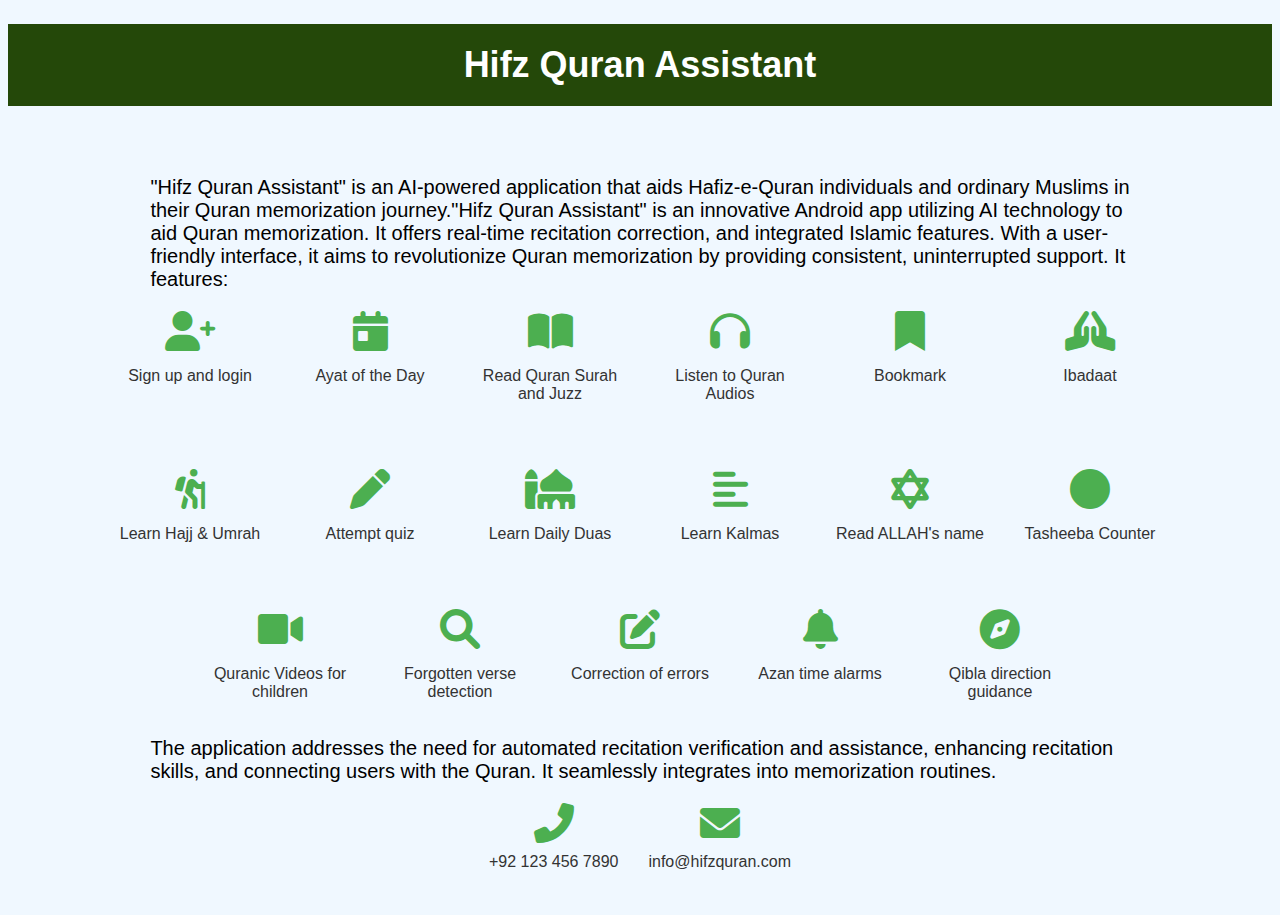
<file: Web_Admin/aboutaction.html>
<!DOCTYPE html>
<html lang="ur">
<head>
    <meta charset="UTF-8">
    <meta name="viewport" content="width=device-width, initial-scale=1.0">
    <title>About Us - Hifz Quran Assistant</title>
    <link href="https://cdnjs.cloudflare.com/ajax/libs/font-awesome/6.0.0-beta3/css/all.min.css" rel="stylesheet"> <!-- Font Awesome link -->
    <style>
        body {
            font-family: Arial, sans-serif;
            background-color: #f0f8ff;
            color: #333;
            text-align: center;
        }

        h1 {
            background-color: #244809;
            color: white;
            padding: 20px;
            font-size: 36px;
        }

        .content {
            padding: 20px;
            margin-top: 50px;
        }

        .about-us {
            font-size: 20px;
            color: black;
            margin-top: 20px;
            text-align: left;
            margin: 0 auto;
            width: 80%;
        }

        .about-us p {
            font-size: 18px;
            line-height: 1.8;
        }

        .features {
            display: flex;
            flex-wrap: wrap;
            justify-content: center;
            gap: 30px;
            margin-top: 20px;
        }

        .feature-item {
            text-align: center;
            font-size: 16px;
            width: 150px;
            margin-bottom: 20px;
        }

        .feature-item i {
            font-size: 40px;
            color: #4CAF50;
        }

        .icons {
            margin-top: 20px;
            display: flex;
            justify-content: center;
            gap: 30px;
        }

        .icons div {
            text-align: center;
        }

        .icons i {
            font-size: 40px;
            color: #4CAF50;
        }

        .icons p {
            margin-top: 10px;
        }
    </style>
</head>
<body>

    <h1>Hifz Quran Assistant</h1>

    <div class="content">
        <p class="about-us">
            "Hifz Quran Assistant" is an AI-powered application that aids Hafiz-e-Quran individuals and ordinary Muslims in their Quran memorization journey."Hifz Quran Assistant" is an innovative Android app utilizing AI technology to aid Quran 
memorization. It offers real-time recitation correction, and integrated Islamic features. With a user-friendly interface, it aims to revolutionize Quran memorization by providing consistent, 
uninterrupted support.  It features:
        </p>

        <div class="features">
            <div class="feature-item">
                <i class="fas fa-user-plus"></i>
                <p>Sign up and login</p>
            </div>
            <div class="feature-item">
                <i class="fas fa-calendar-day"></i>
                <p>Ayat of the Day</p>
            </div>
            <div class="feature-item">
                <i class="fas fa-book-open"></i>
                <p>Read Quran Surah and Juzz</p>
            </div>
            <div class="feature-item">
                <i class="fas fa-headphones"></i>
                <p>Listen to Quran Audios</p>
            </div>
            <div class="feature-item">
                <i class="fas fa-bookmark"></i>
                <p>Bookmark</p>
            </div>
            <div class="feature-item">
                <i class="fas fa-praying-hands"></i>
                <p>Ibadaat</p>
            </div>
            <div class="feature-item">
                <i class="fas fa-hiking"></i>
                <p>Learn Hajj & Umrah</p>
            </div>
            <div class="feature-item">
                <i class="fas fa-pen"></i>
                <p>Attempt quiz</p>
            </div>
            <div class="feature-item">
                <i class="fas fa-mosque"></i>
                <p>Learn Daily Duas</p>
            </div>
            <div class="feature-item">
                <i class="fas fa-align-left"></i>
                <p>Learn Kalmas</p>
            </div>
            <div class="feature-item">
                <i class="fas fa-star-of-david"></i>
                <p>Read ALLAH's name</p>
            </div>
            <div class="feature-item">
                <i class="fas fa-circle"></i>
                <p>Tasheeba Counter</p>
            </div>
            <div class="feature-item">
                <i class="fas fa-video"></i>
                <p>Quranic Videos for children</p>
            </div>
            <div class="feature-item">
                <i class="fas fa-search"></i>
                <p>Forgotten verse detection</p>
            </div>
            <div class="feature-item">
                <i class="fas fa-edit"></i>
                <p>Correction of errors</p>
            </div>
            <div class="feature-item">
                <i class="fas fa-bell"></i>
                <p>Azan time alarms</p>
            </div>
            <div class="feature-item">
                <i class="fas fa-compass"></i>
                <p>Qibla direction guidance</p>
            </div>
        </div>

        <p class="about-us">
            The application addresses the need for automated recitation verification and assistance, enhancing recitation skills, and connecting users with the Quran. It seamlessly integrates into memorization routines.
        </p>

        <div class="icons">
            <div>
                <i class="fas fa-phone-alt"></i> <!-- Phone icon from Font Awesome -->
                <p>+92 123 456 7890</p>
            </div>
            <div>
                <i class="fas fa-envelope"></i> <!-- Email icon from Font Awesome -->
                <p>info@hifzquran.com</p>
            </div>
        </div>
    </div>

</body>
</html>
</file>
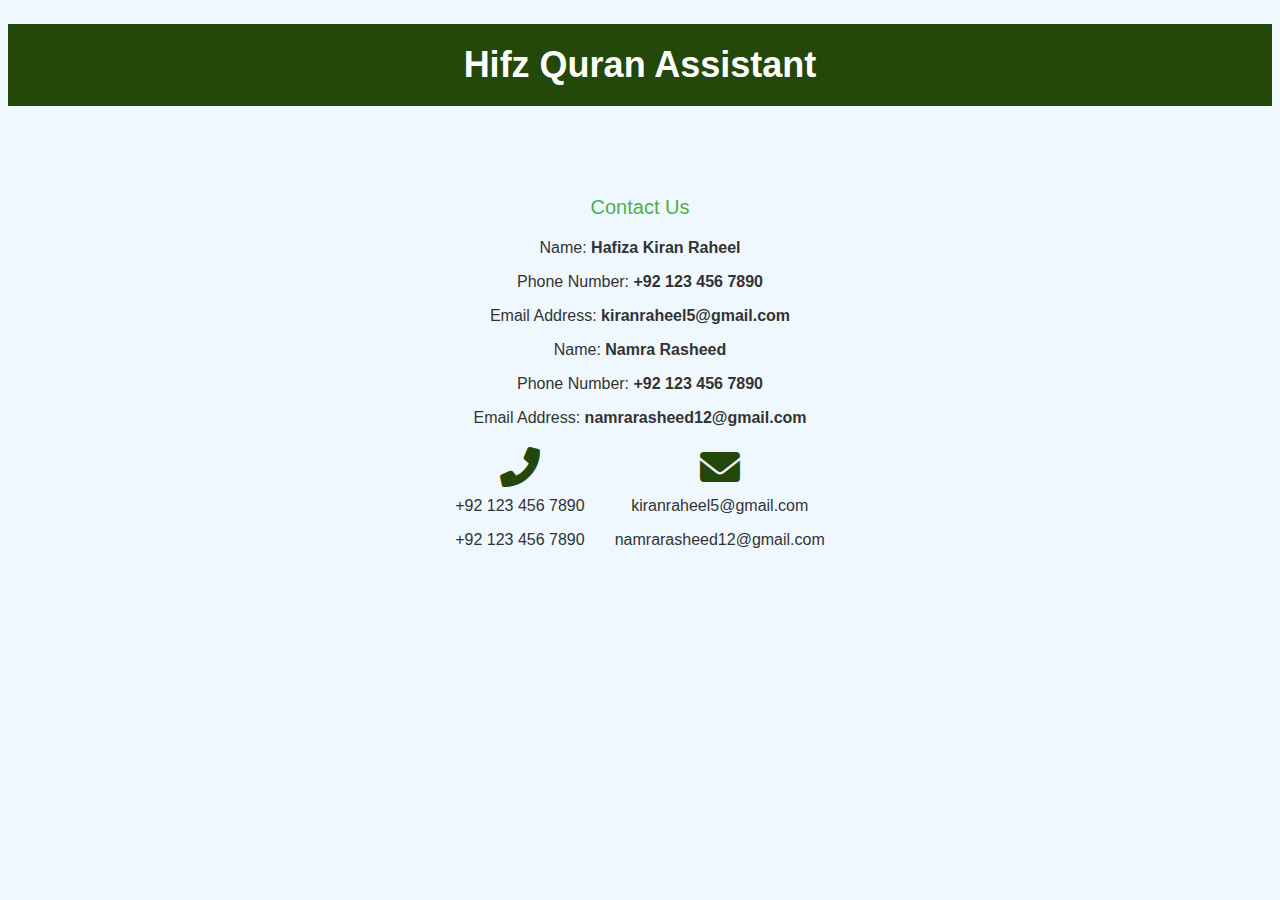
<file: Web_Admin/contactaction.html>
<!DOCTYPE html>
<html lang="ur">
<head>
    <meta charset="UTF-8">
    <meta name="viewport" content="width=device-width, initial-scale=1.0">
    <title>Hifz Quran Assistant</title>
    <link href="https://cdnjs.cloudflare.com/ajax/libs/font-awesome/6.0.0-beta3/css/all.min.css" rel="stylesheet"> <!-- Font Awesome link -->
    <style>
        body {
            font-family: Arial, sans-serif;
            background-color: #f0f8ff;
            color: #333;
            text-align: center;
        }

        h1 {
            background-color: #244809;
            color: white;
            padding: 20px;
            font-size: 36px;
        }

        .content {
            padding: 20px;
            margin-top: 50px;
        }

        .contact {
            font-size: 20px;
            color: #4CAF50;
            margin-top: 20px;
        }

        .contact-info {
            margin-top: 20px;
        }

        .contact-info p {
            font-size: 16px;
        }

        .icons {
            margin-top: 20px;
            display: flex;
            justify-content: center;
            gap: 30px;
        }

        .icons div {
            text-align: center;
        }

        .icons i {
            font-size: 40px;
            color: #244809;
        }

        .icons p {
            margin-top: 10px;
        }
    </style>
</head>
<body>

    <h1>Hifz Quran Assistant</h1>

    <div class="content">
        <p class="contact">Contact Us</p>

        <div class="contact-info">
            <p>Name: <span style="font-weight: bold;">Hafiza Kiran Raheel</span></p>
            <p>Phone Number: <span style="font-weight: bold;">+92 123 456 7890</span></p>
            <p>Email Address: <span style="font-weight: bold;">kiranraheel5@gmail.com</span></p>
            <p>Name: <span style="font-weight: bold;">Namra Rasheed</span></p>
            <p>Phone Number: <span style="font-weight: bold;">+92 123 456 7890</span></p>
            <p>Email Address: <span style="font-weight: bold;">namrarasheed12@gmail.com</span></p>

        </div>

        <div class="icons">
            <div>
                <i class="fas fa-phone-alt"></i> <!-- Phone icon from Font Awesome -->
                <p>+92 123 456 7890</p>
                <p>+92 123 456 7890</p>
            </div>
            <div>
                <i class="fas fa-envelope"></i> <!-- Email icon from Font Awesome -->
                <p>kiranraheel5@gmail.com</p>
                <p>namrarasheed12@gmail.com</p>
            </div>
        </div>
    </div>

</body>
</html>
</file>
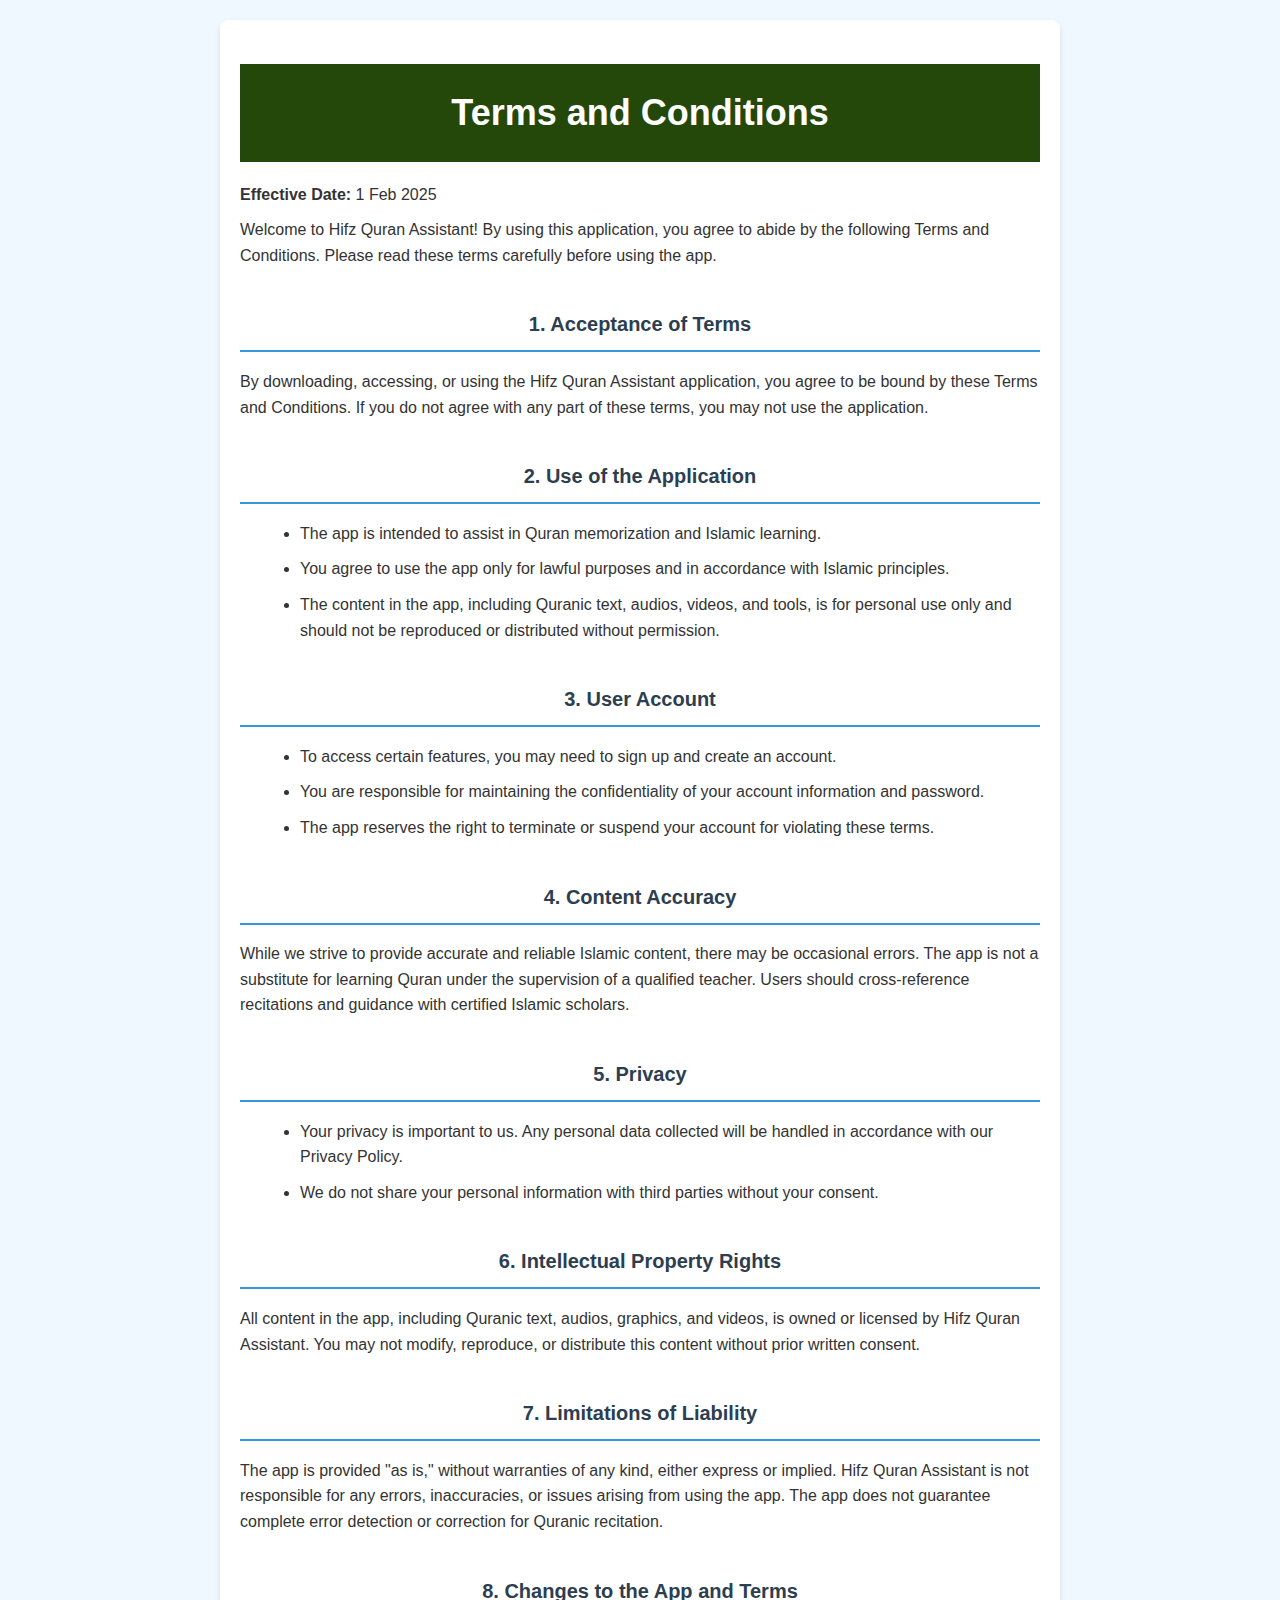
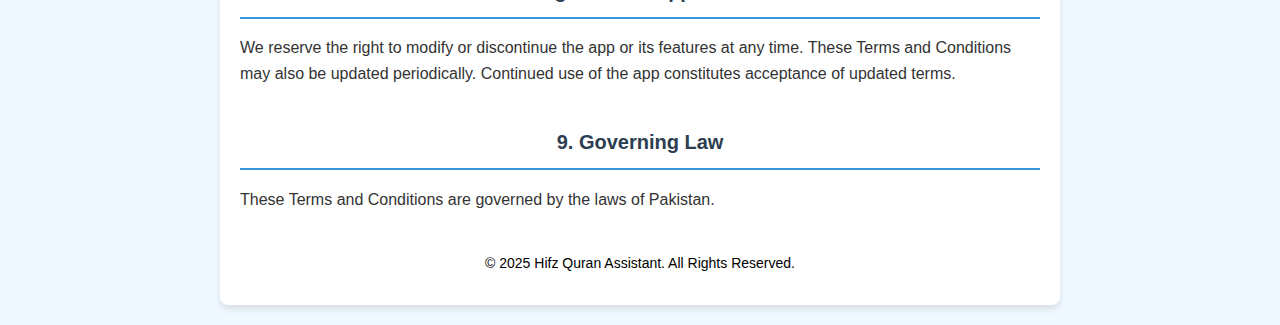
<file: Web_Admin/termaction.html>
<!DOCTYPE html>
<html lang="en">
<head>
    <meta charset="UTF-8">
    <meta name="viewport" content="width=device-width, initial-scale=1.0">
    <title>Terms and Conditions - Hifz Quran Assistant</title>
    <style>
        body {
            font-family: Arial, sans-serif;
            margin: 0;
            padding: 0;
            line-height: 1.6;
            background-color: #f0f8ff;
            color: #333;
        }

        .container {
            max-width: 800px;
            margin: 20px auto;
            padding: 20px;
            background: #fff;
            border-radius: 8px;
            box-shadow: 0 4px 6px rgba(0, 0, 0, 0.1);
        }
        
        
         h1 {
            background-color: #244809;
            color: white;
            padding: 20px;
            font-size: 36px;
            text-align: center;
        }

        h2 {
            color: #2c3e50;
            text-align: center;
        }

        h1 {
            margin-bottom: 20px;
        }

        h2 {
            margin-top: 40px;
            font-size: 20px;
            border-bottom: 2px solid #3498db;
            padding-bottom: 10px;
        }

        p {
            margin: 10px 0;
        }

        ul {
            margin: 10px 0 20px 20px;
        }

        ul li {
            margin-bottom: 10px;
        }

        a {
            color: #3498db;
            text-decoration: none;
        }

        a:hover {
            text-decoration: underline;
        }

        footer {
            margin-top: 40px;
            text-align: center;
            font-size: 14px;
            color: black;
        }
    </style>
</head>
<body>
    <div class="container">
        <h1>Terms and Conditions</h1>
        <p><strong>Effective Date:</strong> 1 Feb 2025</p>

        <p>Welcome to Hifz Quran Assistant! By using this application, you agree to abide by the following Terms and Conditions. Please read these terms carefully before using the app.</p>

        <h2>1. Acceptance of Terms</h2>
        <p>By downloading, accessing, or using the Hifz Quran Assistant application, you agree to be bound by these Terms and Conditions. If you do not agree with any part of these terms, you may not use the application.</p>

        <h2>2. Use of the Application</h2>
        <ul>
            <li>The app is intended to assist in Quran memorization and Islamic learning.</li>
            <li>You agree to use the app only for lawful purposes and in accordance with Islamic principles.</li>
            <li>The content in the app, including Quranic text, audios, videos, and tools, is for personal use only and should not be reproduced or distributed without permission.</li>
        </ul>

        <h2>3. User Account</h2>
        <ul>
            <li>To access certain features, you may need to sign up and create an account.</li>
            <li>You are responsible for maintaining the confidentiality of your account information and password.</li>
            <li>The app reserves the right to terminate or suspend your account for violating these terms.</li>
        </ul>

        <h2>4. Content Accuracy</h2>
        <p>While we strive to provide accurate and reliable Islamic content, there may be occasional errors. The app is not a substitute for learning Quran under the supervision of a qualified teacher. Users should cross-reference recitations and guidance with certified Islamic scholars.</p>

        <h2>5. Privacy</h2>
        <ul>
            <li>Your privacy is important to us. Any personal data collected will be handled in accordance with our Privacy Policy.</li>
            <li>We do not share your personal information with third parties without your consent.</li>
        </ul>

        <h2>6. Intellectual Property Rights</h2>
        <p>All content in the app, including Quranic text, audios, graphics, and videos, is owned or licensed by Hifz Quran Assistant. You may not modify, reproduce, or distribute this content without prior written consent.</p>

        <h2>7. Limitations of Liability</h2>
        <p>The app is provided "as is," without warranties of any kind, either express or implied. Hifz Quran Assistant is not responsible for any errors, inaccuracies, or issues arising from using the app. The app does not guarantee complete error detection or correction for Quranic recitation.</p>

        <h2>8. Changes to the App and Terms</h2>
        <p>We reserve the right to modify or discontinue the app or its features at any time. These Terms and Conditions may also be updated periodically. Continued use of the app constitutes acceptance of updated terms.</p>

        <h2>9. Governing Law</h2>
        <p>These Terms and Conditions are governed by the laws of Pakistan.</p>

        

        <footer>
            <p>&copy; 2025 Hifz Quran Assistant. All Rights Reserved.</p>
        </footer>
    </div>
</body>
</html>
</file>
